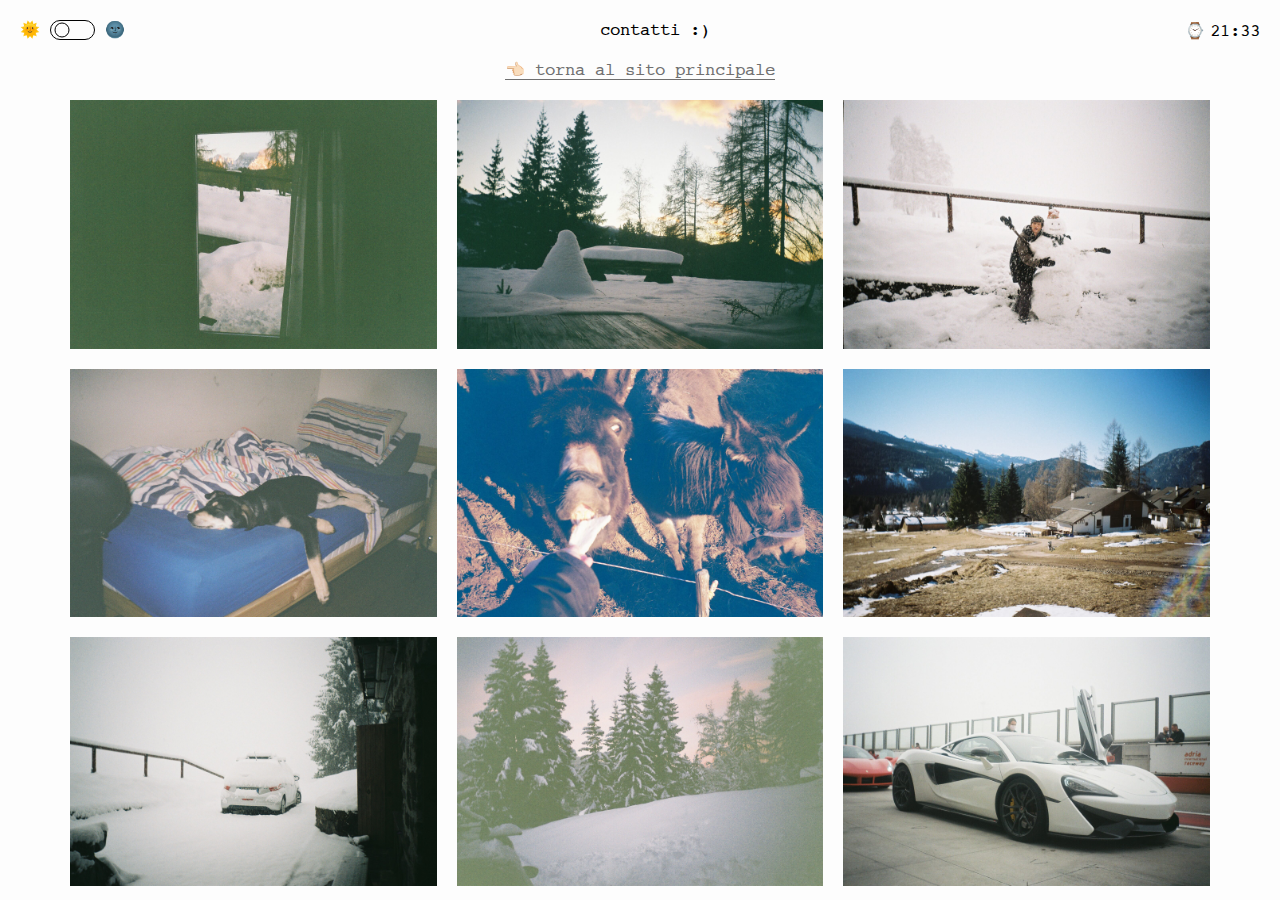
<file: fotine/index.html>
<!DOCTYPE html>
<html lang="en">
<head>
    <meta charset="UTF-8">
    <meta http-equiv="X-UA-Compatible" content="IE=edge">
    <meta name="viewport" content="width=device-width, initial-scale=1.0">
    <title>Massimo Piazza</title>
    <link rel="stylesheet" href="./css/style.css">
    <link rel="stylesheet" href="./css/dark-theme.css">
    <link rel="stylesheet" href="./fonts/fonts.css">
    <link rel="apple-touch-icon" sizes="120x120" href="./favicon/apple-touch-icon.png">
    <link rel="icon" type="image/png" sizes="32x32" href="./favicon/favicon-32x32.png">
    <link rel="icon" type="image/png" sizes="16x16" href="./favicon/favicon-16x16.png">
    <link rel="manifest" href="./favicon/site.webmanifest">
    <link rel="mask-icon" href="./favicon/safari-pinned-tab.svg" color="#5bbad5">
    <meta name="msapplication-TileColor" content="#ffffff">
    <meta name="theme-color" content="#ffffff">
</head>
<body>
    <div class="container">
        <header id="header">
            <div class="switch-wrapper">
                <span class="switch-label no-select">🌞</span>
                <div id="switch-container">
                    <div class="switch-circle"></div>
                </div>
                <span class="switch-label no-select">🌚</span>
            </div>
            <nav>
                <ul class="links">
                    <!-- <li id="link-about" class="active"><span>chi sono</span></li>
                    <li id="link-doing-now"><span>cosa sto facendo</span></li>
                    <li id="link-done"><span>cosa ho fatto</span></li> -->
                    <li id="link-contact">
                        <span>contatti :)</span>
                        <div id="contact-modal">
                            <p>email:</p>
                            <a href="mailto:me@massimopiazza.com" class="email">me@massimopiazza.com</a>
                            <div class="row">
                                <a href="https://www.linkedin.com/in/-massimo-piazza">linkedin</a>
                                <a href="https://github.com/macs-massimopiazza">github</a>
                            </div>
                        </div>
                    </li>
                </ul>
                <!-- <img id="side-menu-toggle" src="img/hamburger-menu.svg"> -->
            </nav>
            <div class="time-wrapper">
                <div id="time"><span class="time-emoji no-select">⌚</span><span id="hours" class="blink"></span>:<span id="minutes" class="blink"></span></div>
            </div>
        </header>
        <footer>
            <div class="footer-wrapper">
                <!-- <span class="footer-disclaimer">si quando ho creato questo sito mi piacevano i siti semplicini e bruttini (non come me eheh)</span> -->                
                <a href="https://www.massimopiazza.com" target="blank"><span class="no-select">👈🏻</span> torna al sito principale</a>
            </div>
        </footer>
        <main>
            <section id="pics-wrapper" class="active">
                <div class="row">
                    <div class="pic-card">
                        <img src="img/F1180001.JPG">
                    </div>
                    <div class="pic-card">
                        <img src="img/F1180002.JPG">
                    </div>
                    <div class="pic-card">
                        <img src="img/F1180011.JPG">
                    </div>
                    <div class="pic-card">
                        <img src="img/F1180013.JPG">
                    </div>
                    <div class="pic-card">
                        <img src="img/F1180015.JPG">
                    </div>
                    <div class="pic-card">
                        <img src="img/F1180017.JPG">
                    </div>
                    <div class="pic-card">
                        <img src="img/F1180021.JPG">
                    </div>
                    <div class="pic-card">
                        <img src="img/F1180022.JPG">
                    </div>
                    <div class="pic-card">
                        <img src="img/F1130005.JPG">
                    </div>
                    <div class="pic-card">
                        <img src="img/F1130012.JPG">
                    </div>
                    <div class="pic-card">
                        <img src="img/F1130013.JPG">
                    </div>
                </div>
            </section>
        </main>
    </div>
    <script src="./js/main.js"></script>
</body>
</html>
</file>
<file: fotine/css/style.css>
/* @import url(https://it.allfont.net/allfont.css?fonts=courier-new); */

/* Variables */
:root {
    /* light theme */
    --color-light: #fdfdfd;
    --color-lightish: #e9e9e9;
    --color-dark: #707070;
    --color-darker: #000000;
}

/* Setting */
* {
    margin: 0;
    padding: 0;
    box-sizing: border-box;
}

body {
    font-family: 'Courier New', arial;
    background-color: var(--color-light);
    -ms-transition: background-color 0.2s ease-out;
    transition: background-color 0.2s ease-out;
}

.no-select { user-select: none; }

::selection {
    background-color: #fc6767;
    color: #fff;
}


/* scrollbar style */
::-webkit-scrollbar-track
{
	-webkit-box-shadow: inset 0 0 6px rgba(0,0,0,0.3);
    box-shadow: inset 0 0 6px rgba(0,0,0,0.3);
	background-color: #F5F5F5;
	border-radius: 10px;
}

::-webkit-scrollbar
{
	width: 5px;
	background-color: #F5F5F5;
}

::-webkit-scrollbar-thumb
{
	background-color: rgb(161, 161, 161);
	border-radius: 10px;
}


a {
    text-decoration: none;
    border-bottom: 1px solid var(--color-dark);
    color: var(--color-dark);
}

.container {
    max-width: 1440px;
    margin: 0 auto;
    z-index: 1;
    position: relative;
    overflow: hidden;
}

.container.settle {
    overflow: visible;
}

@media screen and (max-width: 1500px) {
    .container {
        padding: 0 20px;
    }
}

/* Header */
header {
    height: 60px;
    display: flex;
    justify-content: space-between;
    align-items: center;
    transition: transform 0.5s ease-out;
    transform: translateY(-100%);
}

.loaded header {
    transform: none;
}

/* switch */
.switch-wrapper {
    display: flex;
}

#switch-container {
    width: 45px;
    height: 20px;
    margin: 0 10px;
    border: 1px solid var(--color-darker);
    border-radius: 9999px;
    position: relative;
}

#switch-container:hover {
    cursor: pointer;
}

.switch-circle {
    width: 15px;
    height: 15px;
    border: 1px solid var(--color-darker);
    border-radius: 9999px;
    position: absolute;
    transform: translate(-50%, -50%);
    top: 50%;
    left: 25%;
    transition: 0.2s left ease-out;
}

.switch-label:hover {
    animation: star-winkle 0.6s;
    cursor: pointer;
}

/* navbar */
nav {
    height: 100%;
    display: flex;
    align-items: center;
}

ul.links {
    list-style-type: none;
    display: flex;
    height: 100%;
}

ul.links li{
    display: inline-block;
    height: 100%;
    display: flex;
    align-items: center;
}

ul.links li > span {
    padding: 0 25px;
    border-right: 1px solid var(--color-dark);
    display: inline-block;
}

ul.links li#link-contact {
    position: relative;
}

#contact-modal {
    position: absolute;
    padding: 20px 30px;
    border: 1px solid var(--color-dark);
    border-radius: 10px;
    top: 80%;
    left: -25%;
    z-index: 100;
    background-color: var(--color-light);
    cursor: initial;
}

#contact-modal .row{
    width: 100%;
    display: flex;
    justify-content: space-between;
    margin-top: 20px;
}

ul.links li span{
    position: relative;
}
/* 
/* DA VALUTARE ul.links li.active{
    color: #fc6767;
    valuta di metterlo anche per i link
} */
ul.links li span::before{
    content: "";
    /* DA VALUTARE background-color: #fc6767; */
    background-color: var(--color-dark);
    /* DA VALUTARE bottom: -2px; */
    bottom: 0;
    left: 25px;
    position: absolute;
    /* DA VALUTARE height: 2px; */
    height: 1px;
    width: 0;
    transition: width .5s ease-out;
}

ul.links li#link-about.active span:before{ width: 4.80em; }
ul.links li#link-doing-now.active span:before{ width: 9.70em; }
ul.links li#link-done.active span:before{ width: 7.8em; } */

ul.links li:hover {
    cursor: pointer;
}

ul.links li#link-contact:hover {
    cursor: pointer;
}

ul.links li:last-child > span {
    border-right: none;
}

/* current time */
.time-emoji {
    padding-right: 5px;
}

.time-emoji:hover {
    animation: star-winkle 0.6s;
    cursor: pointer;
}

#contact-modal { opacity: 0; pointer-events: none; transition: all 0.1s ease-out;}

#link-contact:hover #contact-modal {
    opacity: 1;
    pointer-events: all;
}


/* Main */
main {
    width: 100%;
    height: calc(100vh - 100px); /* 60px header - 40px footer*/
    display: flex;
    justify-content: center;
    overflow: hidden;
}

.loaded main {
    overflow-y: auto;
}

@media screen and (max-width: 700px) {
    main {
        min-height: calc(100vh - 150px);
        height: auto;
        align-items: center;
    }
    .footer-wrapper {
        padding-top: 30px;
        padding-bottom: 30px;
    }
}

@media screen and (max-height: 720px) {
    main {
        min-height: calc(100vh - 150px);
        height: auto;
        align-items: center;
    }
    .footer-wrapper {
        padding-top: 30px;
        padding-bottom: 30px;
    }
}

@media screen and (max-height: 800px) {
    main {
        padding-top: 60px;
    }
}

/* pics-wrapper */
#pics-wrapper {
    justify-content: center;
    padding: 0 40px;
}

#pics-wrapper .row {
    display: flex;
    justify-content: center;
    gap: 20px;
    flex-wrap: wrap;
}

#pics-wrapper .pic-card {
    width: calc((100% / 3) - 20px);
}

#pics-wrapper .pic-card img {
    width: 100%;
    height: 100%;
}

@media screen and (max-width: 820px) {
    #pics-wrapper {
        padding: 0;
    }
    #pics-wrapper .about-img {
        display: none;
    }

    #pics-wrapper .about-text ul li{
        line-height: 25px;
    }

    #pics-wrapper .about-text{
        padding-left: 20px;
    }
}

@media screen and (max-width: 390px) {
    #pics-wrapper .about-img {
        display: none;
    }

    #pics-wrapper .about-text ul li{
        line-height: 25px;
    }

    #pics-wrapper .about-text{
        padding-left: 10px;
    }

    #pics-wrapper .about-text{
        margin-top: 15px;
    }
}

@media screen and (max-height: 700px) {
    #pics-wrapper .about-text{
        margin-top: 25px;
    }
}

/* Footer */
footer {
    height: 40px;
    width: 100%;
    transition: transform 0.5s ease-out;
    transform: translateY(100%);
}

.loaded footer {
    transform: none;
}

/* responsive */
@media screen and (max-width: 650px) {
    .switch-label {
        display: none;
    }
}


/* animations */

#pics-wrapper {
    transition: all 0.5s cubic-bezier(0.175, 0.885, 0.32, 1.275);
    transform: translateX(-20%);
    opacity: 0;
}

.loaded #pics-wrapper {
    transform: none;
    opacity: 1;
}


.footer-wrapper {
    width: 100%;
    display: flex;
    justify-content: center;
}


@keyframes star-winkle {
    20% {
        transform: rotate(-6deg);
    }
    55% {
        transform: rotate(6deg);
    }
    100% {
        transform: rotate(0);
    }
  }
</file>
<file: fotine/css/dark-theme.css>
body.dark {
    background-color: var(--color-dark);
    color: var(--color-light);
}

/* switch */
body.dark #switch-container, body.dark .switch-circle{
    border: 1px solid var(--color-light);
}

body.dark .switch-circle {
    left: 78%;
}

/* links and other text decoration*/
body.dark a, body.dark .about-text ul li:last-child > span {
    border-bottom: 1px solid var(--color-lightish);
    color: var(--color-lightish);
}

body.dark ul.links li.active span:before {
    background-color: var(--color-light);
}

body.dark ul.links li > span {
    border-right: 1px solid var(--color-light);
}

/* contact modal */
body.dark #contact-modal {
    background-color: var(--color-dark);
    border: 1px solid var(--color-light);
}

/* side menu */
body.dark .sidemenu {
    background-color: var(--color-dark);
    border: 1px solid var(--color-light);
    border-left: none;
}

body.dark .sidemenu ul li.active span:before {
    background-color: var(--color-light);
}

body.dark .container .sidemenu .contacts {
    border-top: 1px solid var(--color-light);
}
</file>
<file: fotine/fonts/fonts.css>
@font-face {
    font-family: 'Courier New';
    font-style: normal;
    font-weight: 400;
    src: local('Courier New'), local('CourierNew-Regular'),
        url("courier-new_10a740c842b9ac489c9b34ffff7e8a28.woff") format('woff'),
        url("courier-new_10a740c842b9ac489c9b34ffff7e8a28.ttf") format('truetype');
}
</file>
